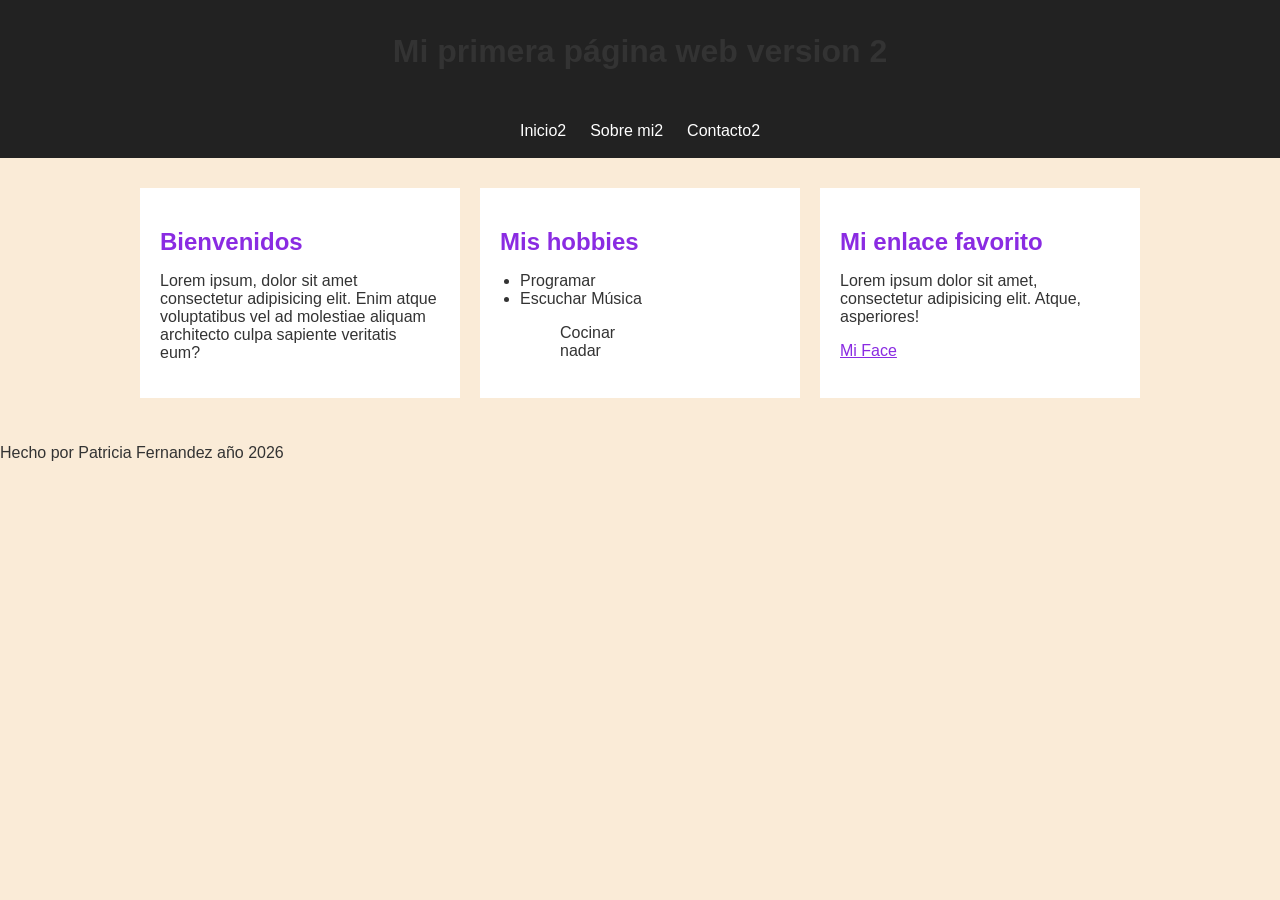
<file: index.html>
<!DOCTYPE html>
<html lang="en">
<head>
    <meta charset="UTF-8">
    <meta name="viewport" content="width=device-width, initial-scale=1.0">
    <title>Document</title>
    <link rel="stylesheet" href="style.css">
</head>
<body>
    <header>
        <h1>Mi primera página web version 2</h1>
    </header>
    <nav>
        <a href="#">Inicio2</a>
        <a href="#">Sobre mi2</a>
        <a href="#">Contacto2</a>
    </nav>

    <main>
        <section>
            <h2>Bienvenidos</h2>
            <p>Lorem ipsum, dolor sit amet consectetur adipisicing elit. Enim atque voluptatibus vel ad molestiae aliquam architecto culpa sapiente veritatis eum?</p>
        </section>
        <section>
            <h2>Mis hobbies</h2>
            <ul>
                <li>Programar</li>
                <li>Escuchar Música</li>
            </ul>
            <ul>
                <ol>Cocinar</ol>
                <ol>nadar</ol>
            </ul>
        </section>
        <section>
            <h2>Mi enlace favorito</h2>
            <p>Lorem ipsum dolor sit amet, consectetur adipisicing elit. Atque, asperiores!</p>
            <a href="www.facebook.com">Mi Face</a>
        </section>
    </main>

    <footer>
        <p>Hecho por Patricia Fernandez año 2026</p>
    </footer>



</body>
</html>
</file>
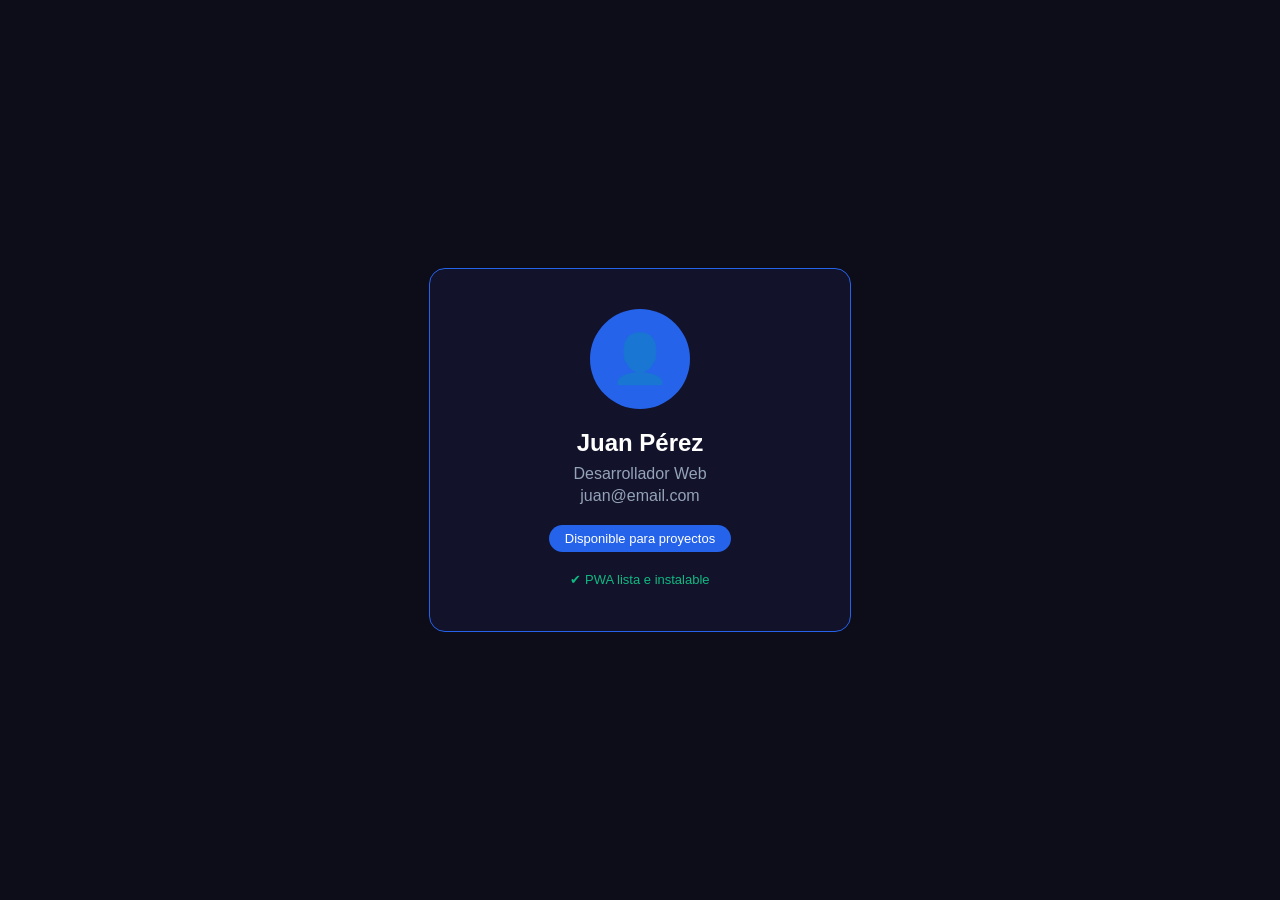
<file: PWA/index.html>
<!DOCTYPE html>
<html lang="es">
<head>
  <meta charset="UTF-8">
  <meta name="viewport" content="width=device-width, initial-scale=1.0">
  <title>Mi Tarjeta Personal</title>

  <!-- Estas 3 líneas son críticas -->
  <link rel="manifest" href="/manifest.json">
  <meta name="theme-color" content="#2563eb">
  <meta name="mobile-web-app-capable" content="yes">

  <style>
    body {
      font-family: Arial, sans-serif;
      background: #0d0d1a;
      color: white;
      display: flex;
      justify-content: center;
      align-items: center;
      min-height: 100vh;
      margin: 0;
    }
    .tarjeta {
      background: #12122a;
      border: 1px solid #2563eb;
      border-radius: 16px;
      padding: 40px;
      text-align: center;
      max-width: 340px;
      width: 90%;
    }
    .avatar {
      width: 100px;
      height: 100px;
      border-radius: 50%;
      background: #2563eb;
      margin: 0 auto 20px;
      display: flex;
      align-items: center;
      justify-content: center;
      font-size: 48px;
    }
    h1 { margin: 0 0 8px; font-size: 24px; }
    p  { color: #94a3b8; margin: 4px 0; }
    .badge {
      display: inline-block;
      background: #2563eb;
      padding: 6px 16px;
      border-radius: 20px;
      font-size: 13px;
      margin-top: 16px;
    }
    #estado {
      margin-top: 20px;
      font-size: 13px;
      color: #10b981;
    }
  </style>
</head>
<body>
  <div class="tarjeta">
    <div class="avatar">👤</div>
    <h1>Juan Pérez</h1>
    <p>Desarrollador Web</p>
    <p>juan@email.com</p>
    <span class="badge">Disponible para proyectos</span>
    <p id="estado">✔ App funcionando</p>
  </div>

  <script>
    // Registrar el Service Worker
    if ('serviceWorker' in navigator) {
      navigator.serviceWorker
        .register('sw.js')
        .then(() => {
          document.getElementById('estado').textContent = '✔ PWA lista e instalable';
        })
        .catch(err => console.error('Error SW:', err));
    }
  </script>
</body>
</html>
</file>
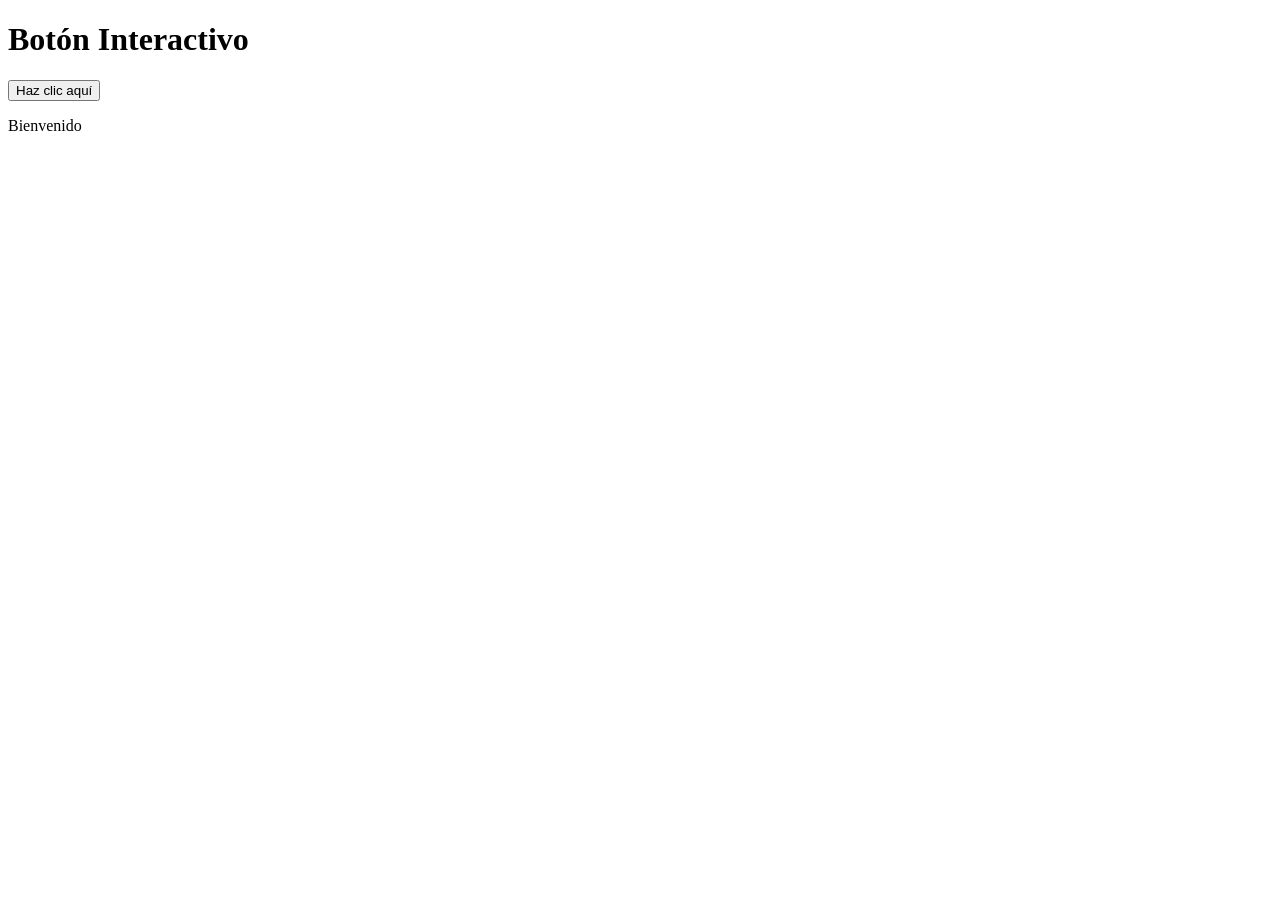
<file: eventos.html>
<!DOCTYPE html>
<html lang="es">
<head>
  <meta charset="UTF-8">
  <title>Botón Interactivo</title>
</head>
<body>
  <h1>Botón Interactivo</h1>
  <button onclick="mostrarMensaje()">Haz clic aquí</button>
  <p id="mensaje">Bienvenido</p>
  <script>
    const mensajes = ['¡Hola!','¿Cómo estás?','JS es genial!','¡Sigue practicando!'];
    let contador = 0;
    function mostrarMensaje() {
      document.getElementById('mensaje').innerHTML = mensajes[contador];
      contador = (contador + 1) % mensajes.length;
    }
  </script>
</body></html>
</file>
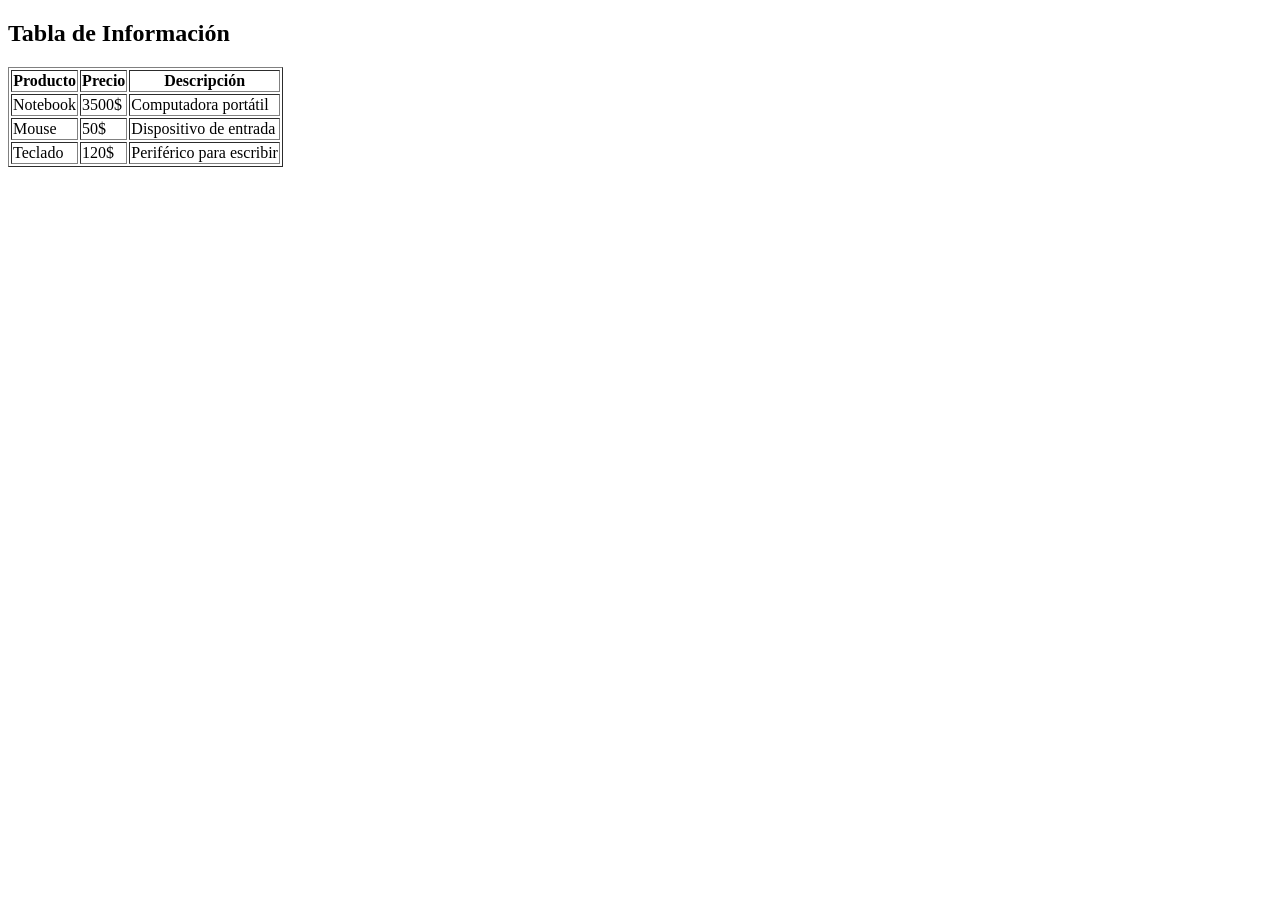
<file: portafolio/frames.html>
<!DOCTYPE html>
<html>

<head>
    <title>Tabla e Iframe</title>
</head>

<body>

    <h2>Tabla de Información</h2>

    <table border="1">
        <tr>
            <th>Producto</th>
            <th>Precio</th>
            <th>Descripción</th>
        </tr>
        <tr>
            <td>Notebook</td>
            <td>3500$</td>
            <td>Computadora portátil</td>
        </tr>
        <tr>
            <td>Mouse</td>
            <td>50$</td>
            <td>Dispositivo de entrada</td>
        </tr>
        <tr>
            <td>Teclado</td>
            <td>120$</td>
            <td>Periférico para escribir</td>
        </tr>
    </table>

    <iframe
        src="https://www.google.com/maps/embed?pb=!1m18!1m12!1m3!1d226915.7044171825!2d-56.06238912603335!3d-27.295723727361374!2m3!1f0!2f0!3f0!3m2!1i1024!2i768!4f13.1!3m3!1m2!1s0x9457955e5597cfeb%3A0x6ff7d247ff05c071!2sEncarnacion!5e0!3m2!1sen!2spy!4v1776863165724!5m2!1sen!2spy"
        style="width: 100%; height: 300px; border:0;" allowfullscreen="" loading="lazy"
        referrerpolicy="no-referrer-when-downgrade"></iframe>
</body>

</html>
</file>
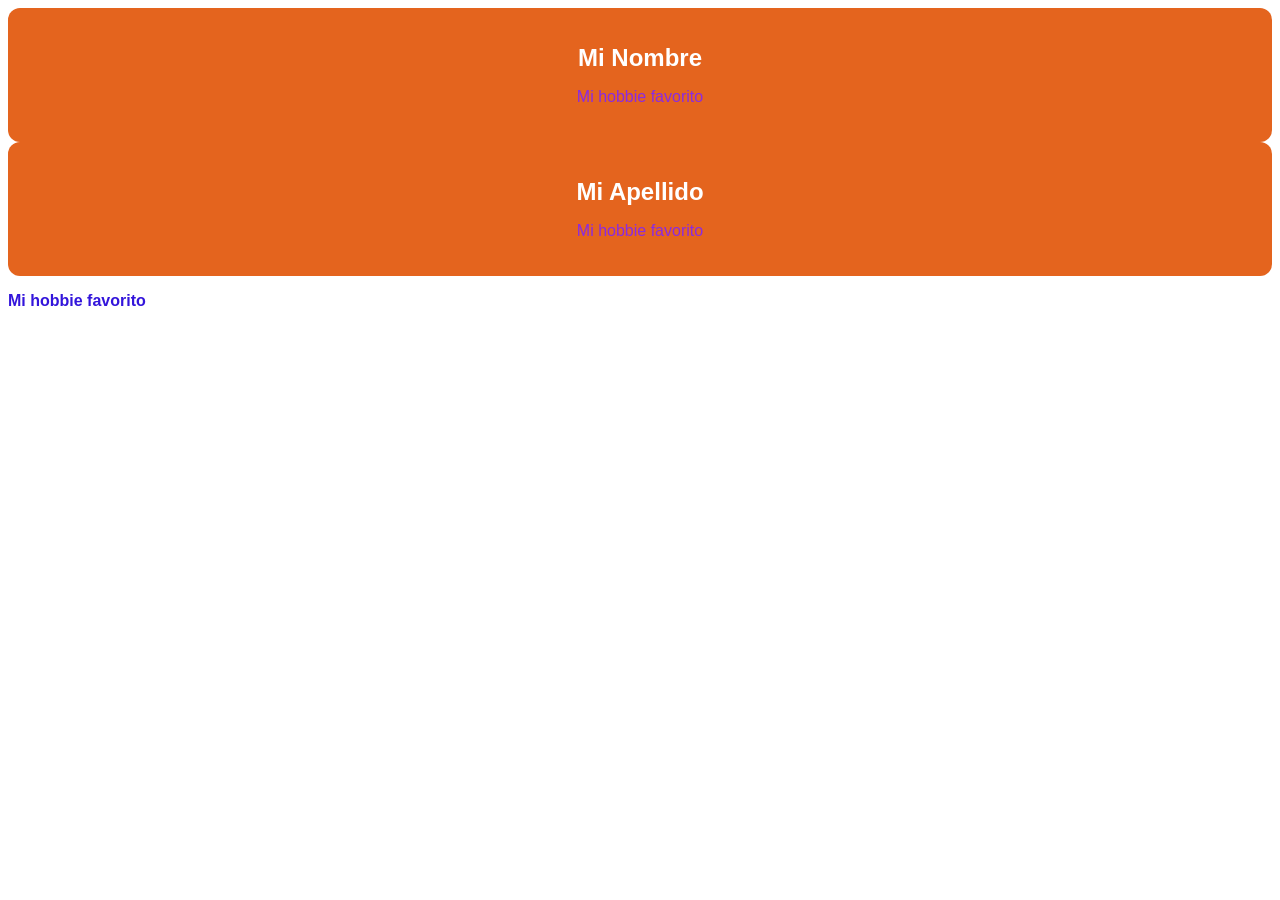
<file: portafolio/portada.html>
<!DOCTYPE html>
<html>
<head>
  <link rel="stylesheet"

    href="style.css">
</head>
<body>
  <div class="tarjeta">
    <h1>Mi Nombre</h1>
    <p>Mi hobbie favorito</p>
  </div>
  <div class="tarjeta">
    <h1>Mi Apellido</h1>
    <p>Mi hobbie favorito</p>
  </div>

  <h3>Mi hobbie favorito</h3>

</body></html>
</file>
<file: style.css>
body{
    font-family: Arial, Helvetica, sans-serif;
    background-color: antiquewhite;
    color: #333;
    margin: 0;
}

header{
    background-color: #222;
    display: flex;
    justify-content: center;
    gap: 15px;
    padding: 12px;
}

nav{
    background-color: #222;
    display: flex;
    justify-content: center;
    padding: 12px;
}

nav a {
    color: white;
    text-decoration: none;
    padding: 6px 12px;
    border-radius: 4px;
}

nav a:hover{
    background-color: blue;
}

main{
    display: grid;
    grid-template-columns: 1fr 1fr 1fr;
    gap: 20px;
    padding: 30px;
    max-width: 1000px;
    margin: 0 auto;
}

section{
    background-color: white;
    padding: 20px;
}

section h2{
    color: blueviolet;
    margin-bottom: 10px;
}

section ul{
    padding-left: 20px;
}

section a{
    color: blueviolet;
}

@media (max-width: 600px) {
    main{
        grid-template-columns: 1fr;
    }
}
</file>
<file: portafolio/style.css>
.tarjeta {
  background-color: #e4641e;
  color: white;
  padding: 20px;
  border-radius: 12px;
  text-align: center;
}

h1
 {
  font-size: 24px;
  font-family: Arial;
}

p {
  font-size: 16px;
  font-family: Arial;
  color: blueviolet;
}

h3 {
  font-size: 16px;
  font-family: Arial;
  color: rgb(51, 21, 219);
}
</file>
